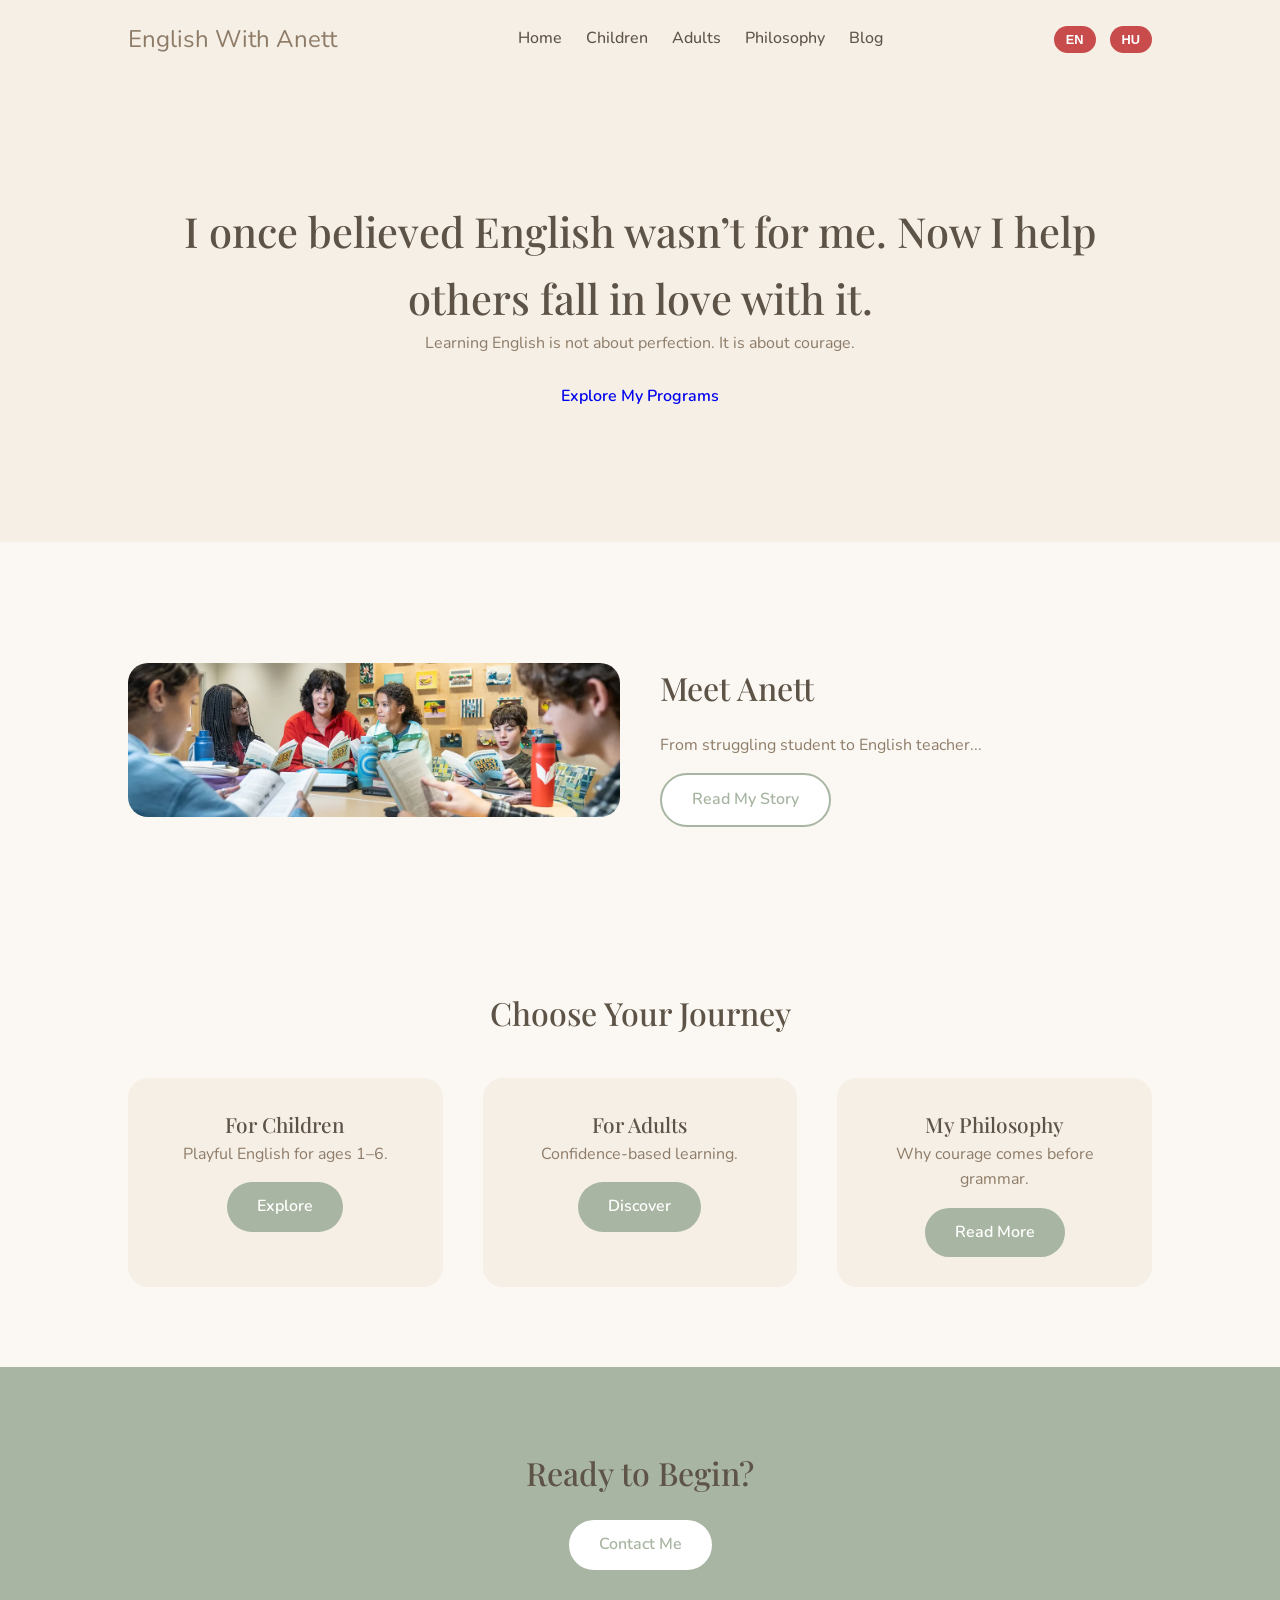
<file: index.html>
<!DOCTYPE html>
<html lang="en">
<head>
<meta charset="UTF-8">
<meta name="viewport" content="width=device-width, initial-scale=1.0">
<title>English With Anett</title>

<link href="https://fonts.googleapis.com/css2?family=Playfair+Display:wght@500&family=Nunito:wght@300;400;600&display=swap" rel="stylesheet">

<link rel="stylesheet" href="assets/css/style.css">
</head>

<body>

<header>
<div class="logo">English With Anett</div>

    <nav>
        <a href="index.html"
           data-en="Home"
           data-hu="Főoldal">Home</a>

        <a href="children.html"
           data-en="Children"
           data-hu="Gyermekek">Children</a>

        <a href="adults.html"
           data-en="Adults"
           data-hu="Felnőttek">Adults</a>

        <a href="philosophy.html"
           data-en="Philosophy"
           data-hu="Filozófia">Philosophy</a>

        <a href="blog.html"
           data-en="Blog"
           data-hu="Blog">Blog</a>
       
    </nav>

    <div class="lang-toggle">
        <button onclick="setLang('en')">EN</button>
        <button onclick="setLang('hu')">HU</button>
    </div>
</header>

<section class="hero">
<div>
<h1 data-en="I once believed English wasn’t for me. Now I help others fall in love with it."
    data-hu="Egykor azt hittem, az angol nem nekem való. Ma már másokat segítek beleszeretni.">
I once believed English wasn’t for me. Now I help others fall in love with it.
</h1>

<p data-en="Learning English is not about perfection. It is about courage."
   data-hu="Az angol tanulás nem a tökéletességről szól. Hanem a bátorságról.">
Learning English is not about perfection. It is about courage.
</p>

<a href="children.html" class="button"
   data-en="Explore My Programs"
   data-hu="Programjaim megismerése">
Explore My Programs
</a>
</div>
</section>

<section class="section fade-in">
    <div class="grid grid-2">

        <div>
            <img src="assets/images/anett.jpg" alt="Anett teaching"
                 class="home-image">
        </div>

        <div>
            <h2 data-en="Meet Anett"
                data-hu="Ismerj meg engem">
                Meet Anett
            </h2>

            <p data-en="From struggling student to English teacher..."
               data-hu="Küzdelmes diáktól angoltanárig...">
               From struggling student to English teacher...
            </p>

            <a href="about.html" class="button secondary"
				data-en="Read My Story"
				data-hu="Történetem">
				Read My Story
				</a>
        </div>

    </div>
</section>

<section class="section center fade-in">

    <h2 data-en="Choose Your Journey"
        data-hu="Válaszd ki az utad">
        Choose Your Journey
    </h2>

    <div class="grid grid-3">

        <div class="card">
            <h3 data-en="For Children"
                data-hu="Gyermekeknek">
                For Children
            </h3>

            <p data-en="Playful English for ages 1–6."
               data-hu="Játékos angol 1–6 éveseknek.">
               Playful English for ages 1–6.
            </p>

            <a href="children.html" class="button primary"
               data-en="Explore"
               data-hu="Megnézem">
               Explore
            </a>
        </div>

        <div class="card">
            <h3 data-en="For Adults"
                data-hu="Felnőtteknek">
                For Adults
            </h3>

            <p data-en="Confidence-based learning."
               data-hu="Önbizalomra épülő tanulás.">
               Confidence-based learning.
            </p>

            <a href="adults.html" class="button primary"
               data-en="Discover"
               data-hu="Felfedezem">
               Discover
            </a>
        </div>

        <div class="card">
            <h3 data-en="My Philosophy"
                data-hu="Tanítási szemléletem">
                My Philosophy
            </h3>

            <p data-en="Why courage comes before grammar."
               data-hu="Miért fontosabb a bátorság a nyelvtannál.">
               Why courage comes before grammar.
            </p>

            <a href="philosophy.html" class="button primary"
               data-en="Read More"
               data-hu="Tovább olvasom">
               Read More
            </a>
        </div>

    </div>
</section>
<section class="cta fade-in">
    <h2 data-en="Ready to Begin?"
        data-hu="Készen állsz?">
        Ready to Begin?
    </h2>

    <a href="contact.html" class="button secondary"
       data-en="Contact Me"
       data-hu="Kapcsolat">
       Contact Me
    </a>
</section>
<script>
function setLang(lang) {
    document.querySelectorAll('[data-en]').forEach(el => {
        el.textContent = el.getAttribute('data-' + lang);
    });
}
</script>
<script src="assets/js/main.js"></script>
</body>
</html>
</file>
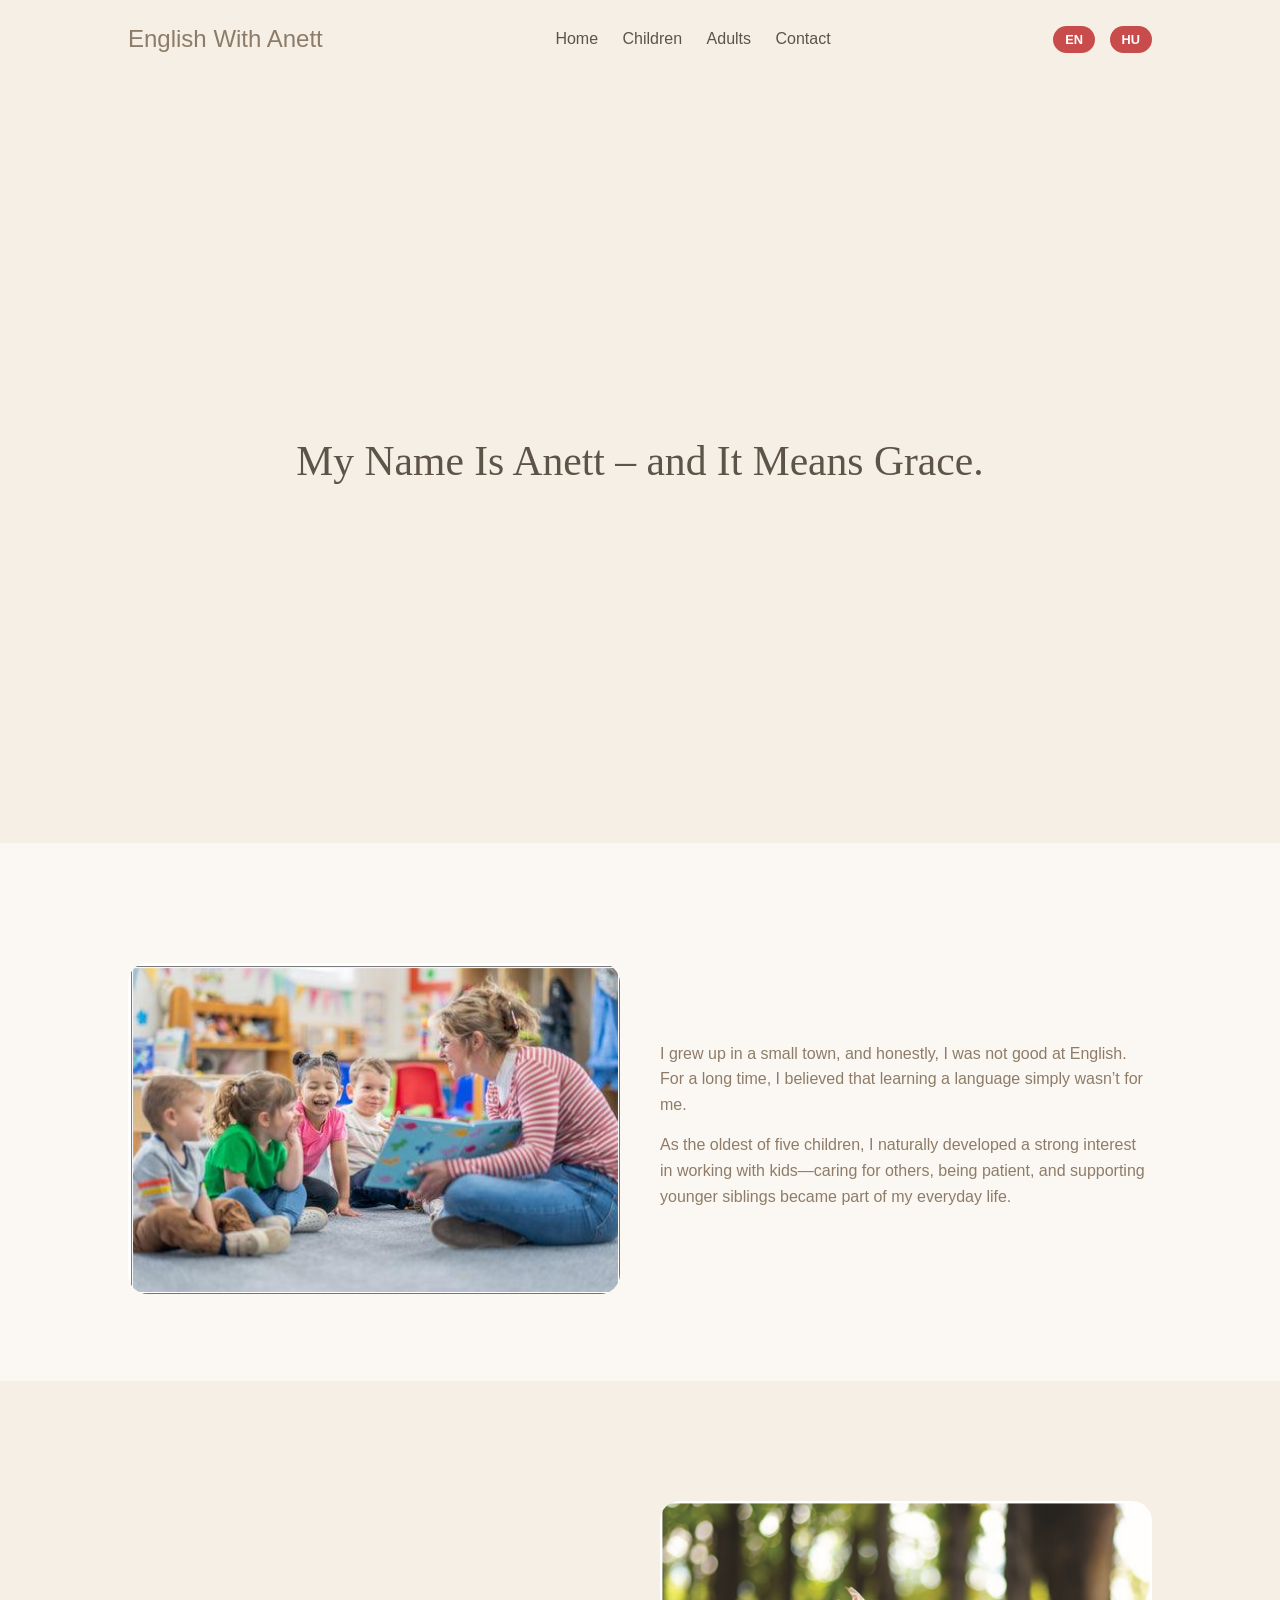
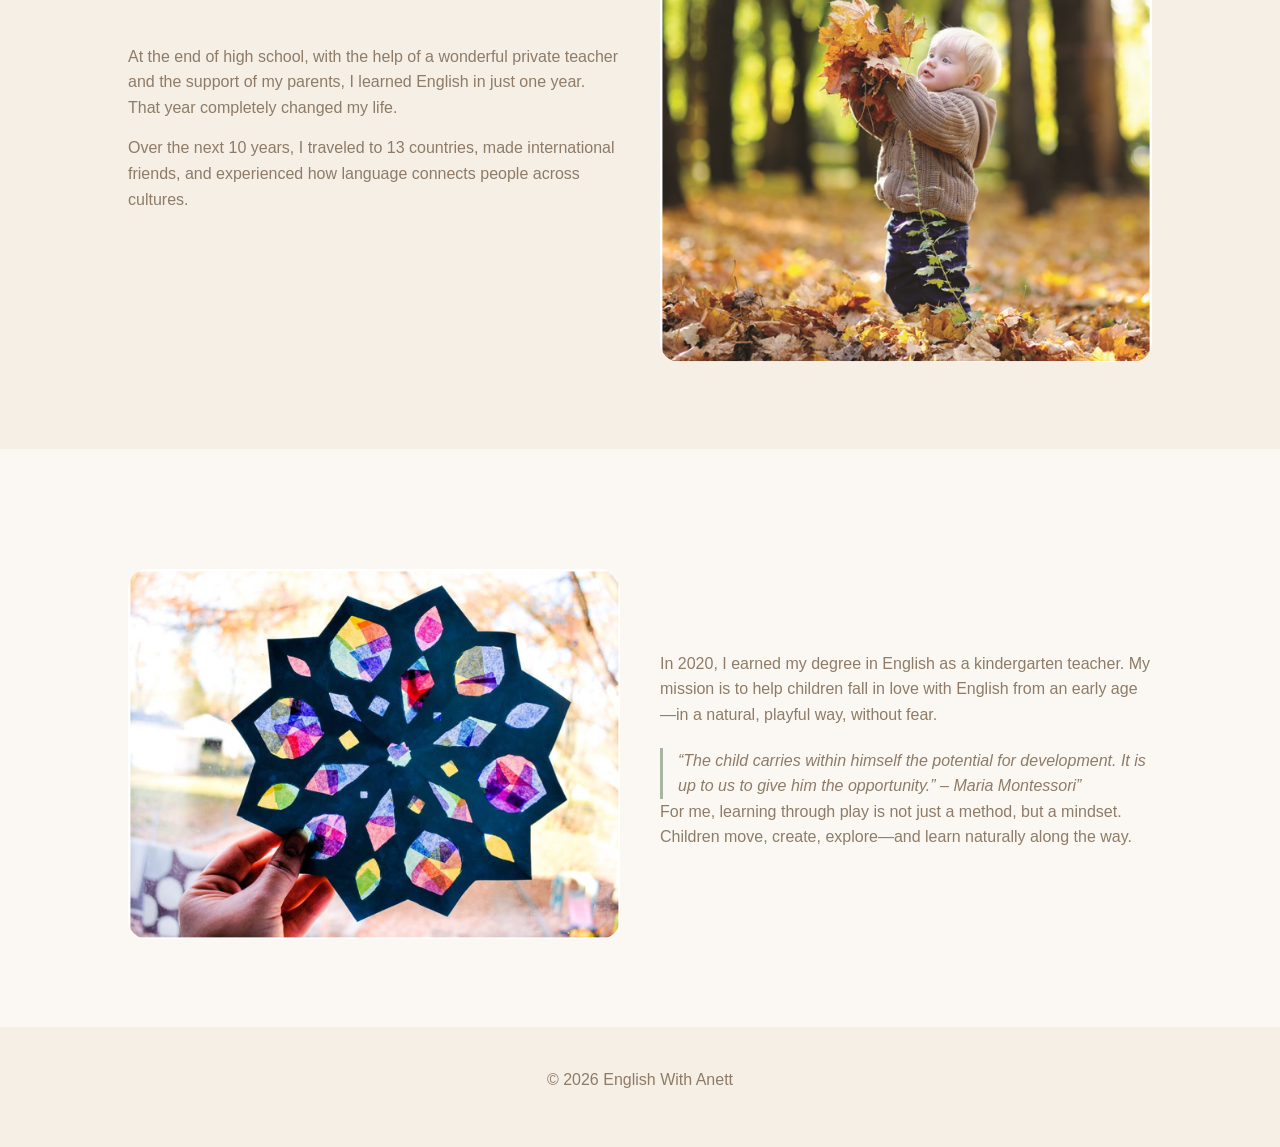
<file: about.html>
<!DOCTYPE html>
<html lang="en">
<head>
<meta charset="UTF-8">
<meta name="viewport" content="width=device-width, initial-scale=1.0">
<title>My Story | English With Anett</title>

<link rel="stylesheet" href="assets/css/style.css">


</head>
<body>

<header>
    <div class="logo">English With Anett</div>

    <nav>
        <a href="index.html" data-en="Home" data-hu="Főoldal">Home</a>
        <a href="children.html" data-en="Children" data-hu="Gyermekek">Children</a>
        <a href="adults.html" data-en="Adults" data-hu="Felnőttek">Adults</a>
        <a href="contact.html" data-en="Contact" data-hu="Kapcsolat">Contact</a>
    </nav>

    <div class="lang-toggle">
        <button onclick="setLang('en')">EN</button>
        <button onclick="setLang('hu')">HU</button>
    </div>
</header>

<!-- HERO -->

<section class="hero large">
    <div>
        <h1 data-en="My Name Is Anett – and It Means Grace."
            data-hu="Anett vagyok – és a nevem jelentése: Kegyelem.">
            My Name Is Anett – and It Means Grace.
        </h1>
    </div>
</section>

<!-- SECTION 1 -->

<section class="section fade-in">
    <div class="grid grid-2">

        <div>
            <img src="assets/images/an.png"
                 alt="Anett childhood"
                 class="home-image">
        </div>

        <div>
            <p data-en="I grew up in a small town, and honestly, I was not good at English. For a long time, I believed that learning a language simply wasn’t for me."
               data-hu="Egy kisvárosban nőttem fel, és őszintén szólva nem voltam jó angolból. Sokáig azt hittem, hogy a nyelvtanulás egyszerűen nem nekem való.">
               I grew up in a small town, and honestly, I was not good at English. For a long time, I believed that learning a language simply wasn’t for me.
            </p>

            <p data-en="As the oldest of five children, I naturally developed a strong interest in working with kids—caring for others, being patient, and supporting younger siblings became part of my everyday life."
               data-hu="Öt gyermek közül a legidősebbként természetesen alakult ki bennem a gyermekek iránti szeretet. A gondoskodás, türelem és a kisebb testvérek támogatása a mindennapjaim része volt.">
               As the oldest of five children, I naturally developed a strong interest in working with kids—caring for others, being patient, and supporting younger siblings became part of my everyday life.
            </p>
        </div>

    </div>
</section>

<!-- SECTION 2 -->

<section class="section beige-bg fade-in">
    <div class="grid grid-2">

        <div>
            <p data-en="At the end of high school, with the help of a wonderful private teacher and the support of my parents, I learned English in just one year. That year completely changed my life."
               data-hu="A középiskola végén egy csodálatos magántanár és a szüleim támogatásának köszönhetően egy év alatt megtanultam angolul. Ez az év teljesen megváltoztatta az életemet.">
               At the end of high school, with the help of a wonderful private teacher and the support of my parents, I learned English in just one year. That year completely changed my life.
            </p>

            <p data-en="Over the next 10 years, I traveled to 13 countries, made international friends, and experienced how language connects people across cultures."
               data-hu="Az ezt követő 10 évben 13 országba utaztam, nemzetközi barátokat szereztem, és firsthand megtapasztaltam, hogyan köti össze a nyelv az embereket kultúrákon át.">
               Over the next 10 years, I traveled to 13 countries, made international friends, and experienced how language connects people across cultures.
            </p>
        </div>

        <div>
            <img src="assets/images/ba.png"
                 alt="Anett traveling"
                 class="home-image">
        </div>

    </div>
</section>

<!-- SECTION 3 -->

<section class="section fade-in">
    <div class="grid grid-2">

        <div>
            <img src="assets/images/fl.png"
                 alt="Anett teaching"
                 class="home-image">
        </div>

        <div>
            <p data-en="In 2020, I earned my degree in English as a kindergarten teacher. My mission is to help children fall in love with English from an early age—in a natural, playful way, without fear."
               data-hu="2020-ban diplomát szereztem angol nyelvű óvodapedagógusként. Küldetésem, hogy a gyermekek már korán, természetes és játékos módon, félelem nélkül szeressenek bele az angolba.">
               In 2020, I earned my degree in English as a kindergarten teacher. My mission is to help children fall in love with English from an early age—in a natural, playful way, without fear.
            </p>

            <blockquote data-en="“The child carries within himself the potential for development. It is up to us to give him the opportunity.” – Maria Montessori"
                        data-hu="„A gyermek önmagában hordozza a fejlődés lehetőségét. Rajtunk múlik, hogy megadjuk-e neki az alkalmat.” – Maria Montessori">
                “The child carries within himself the potential for development. It is up to us to give him the opportunity.” – Maria Montessori”
            </blockquote>

            <p data-en="For me, learning through play is not just a method, but a mindset. Children move, create, explore—and learn naturally along the way."
               data-hu="Számomra a játékos tanulás nem csupán módszer, hanem szemlélet. A gyermekek mozognak, alkotnak, felfedeznek – és közben természetesen tanulnak.">
               For me, learning through play is not just a method, but a mindset. Children move, create, explore—and learn naturally along the way.
            </p>
        </div>

    </div>
</section>

<footer>
    <p>© 2026 English With Anett</p>
</footer>

<script>
function setLang(lang) {
    document.querySelectorAll('[data-en]').forEach(el => {
        el.textContent = el.getAttribute('data-' + lang);
    });
}
</script>
<script src="assets/js/main.js"></script>
</body>
</html>
</file>
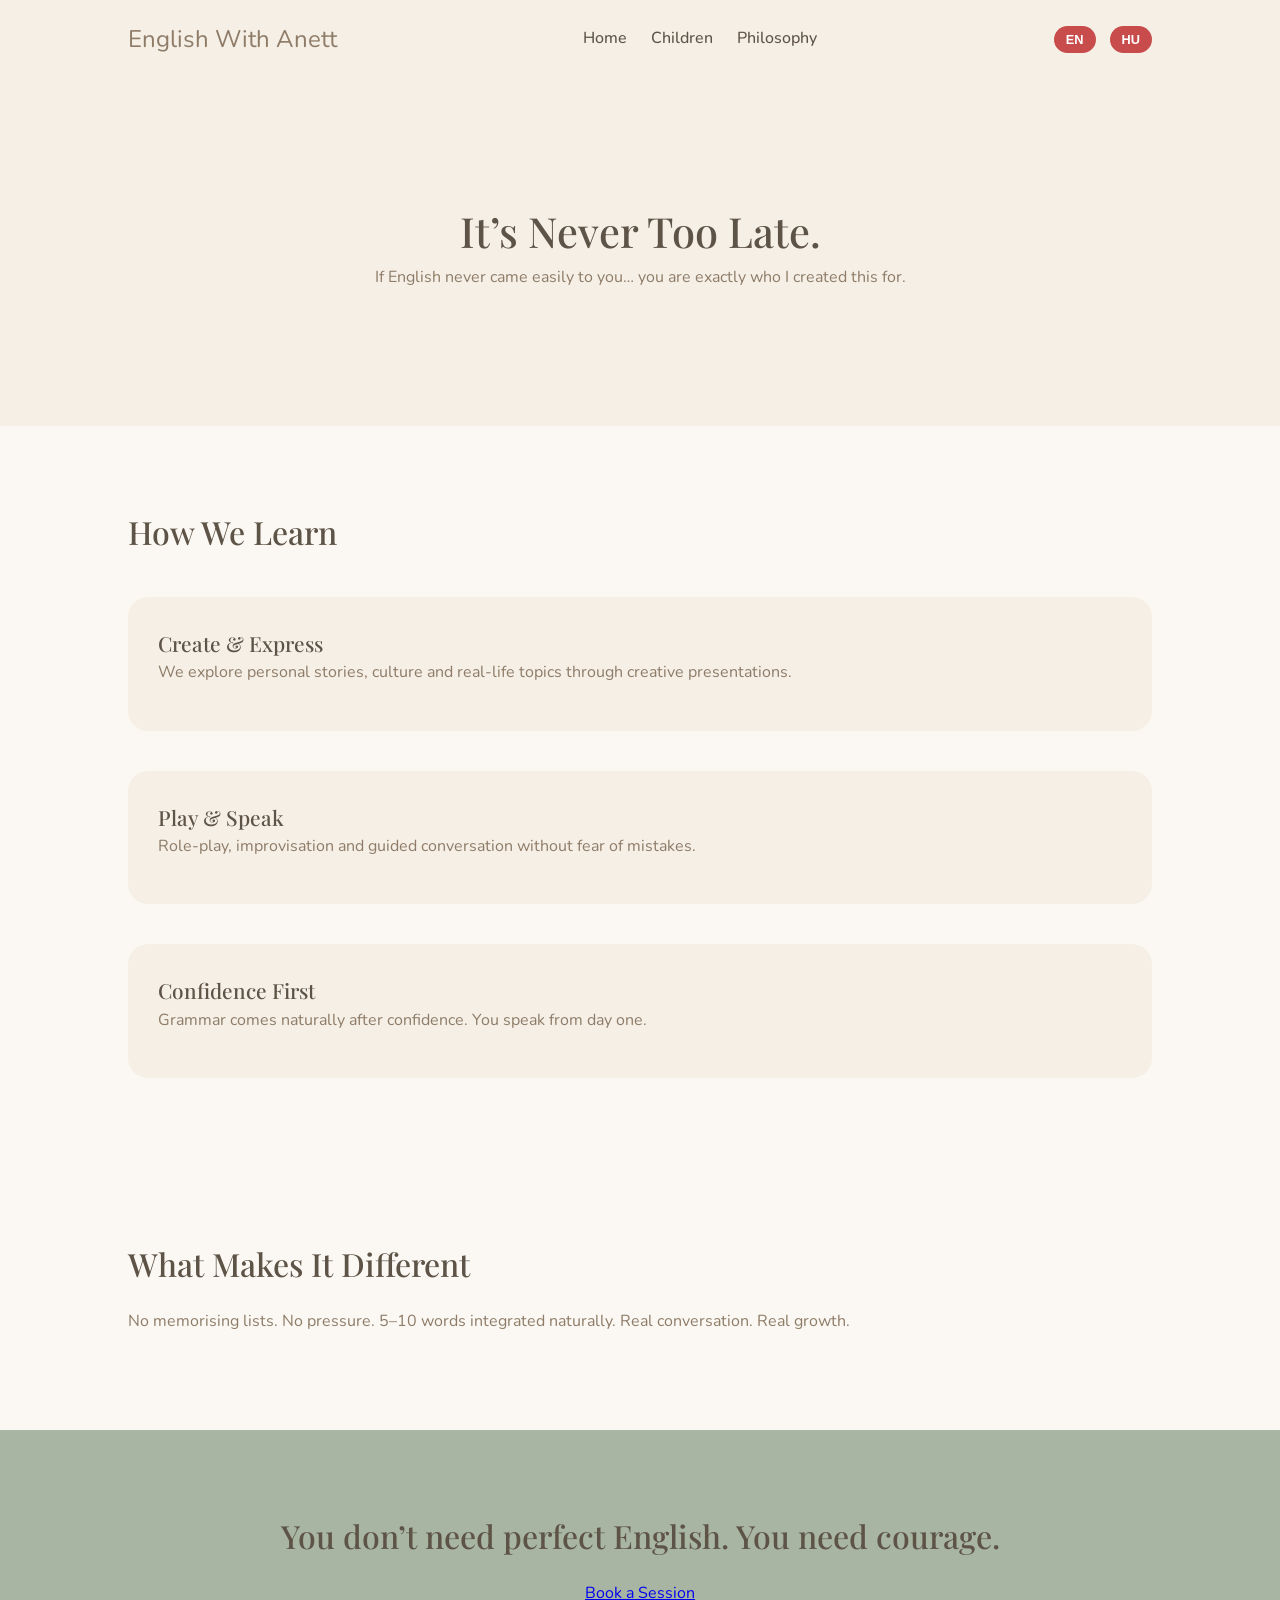
<file: adults.html>
<!DOCTYPE html>
<html lang="en">
<head>
<meta charset="UTF-8">
<meta name="viewport" content="width=device-width, initial-scale=1.0">
<title>Adults | English With Anett</title>

<link href="https://fonts.googleapis.com/css2?family=Playfair+Display:wght@500&family=Nunito:wght@300;400;600&display=swap" rel="stylesheet">

<link rel="stylesheet" href="assets/css/style.css">


</head>

<body>

<header>
<div class="logo">English With Anett</div>


    <nav>
        <a href="index.html"
           data-en="Home"
           data-hu="Főoldal">Home</a>

        <a href="children.html"
           data-en="Children"
           data-hu="Gyermekek">Children</a>
 
        <a href="philosophy.html"
           data-en="Philosophy"
           data-hu="Filozófia">Philosophy</a>

        
    </nav>

<div class="lang-toggle">
<button onclick="setLang('en')">EN</button>
<button onclick="setLang('hu')">HU</button>
</div>
</header>

<section class="hero">
<h1 data-en="It’s Never Too Late."
    data-hu="Soha nem késő.">
It’s Never Too Late.
</h1>

<p data-en="If English never came easily to you… you are exactly who I created this for."
   data-hu="Ha az angol sosem ment könnyen… pontosan neked hoztam létre ezt.">
If English never came easily to you… you are exactly who I created this for.
</p>
</section>

<section class="section">
<h2 data-en="How We Learn"
    data-hu="Hogyan tanulunk">
How We Learn
</h2>

<div class="grid">

<div class="card">
<h3 data-en="Create & Express"
    data-hu="Alkotás és önkifejezés">
Create & Express
</h3>
<p data-en="We explore personal stories, culture and real-life topics through creative presentations."
   data-hu="Személyes történeteken, kultúrán és valós témákon keresztül tanulunk.">
We explore personal stories, culture and real-life topics through creative presentations.
</p>
</div>

<div class="card">
<h3 data-en="Play & Speak"
    data-hu="Játék és beszéd">
Play & Speak
</h3>
<p data-en="Role-play, improvisation and guided conversation without fear of mistakes."
   data-hu="Szerepjáték, improvizáció és vezetett beszélgetés félelem nélkül.">
Role-play, improvisation and guided conversation without fear of mistakes.
</p>
</div>

<div class="card">
<h3 data-en="Confidence First"
    data-hu="Először önbizalom">
Confidence First
</h3>
<p data-en="Grammar comes naturally after confidence. You speak from day one."
   data-hu="A nyelvtan természetesen követi az önbizalmat. Már az első naptól beszélsz.">
Grammar comes naturally after confidence. You speak from day one.
</p>
</div>

</div>
</section>

<section class="section">
<h2 data-en="What Makes It Different"
    data-hu="Mitől más">
What Makes It Different
</h2>

<p data-en="No memorising lists. No pressure. 5–10 words integrated naturally. Real conversation. Real growth."
   data-hu="Nincs szómagolás. Nincs nyomás. 5–10 szó természetes beépítése. Valódi beszélgetés. Valódi fejlődés.">
No memorising lists. No pressure. 5–10 words integrated naturally. Real conversation. Real growth.
</p>
</section>

<section class="cta">
<h2 data-en="You don’t need perfect English. You need courage."
    data-hu="Nem tökéletes angolra van szükséged. Hanem bátorságra.">
You don’t need perfect English. You need courage.
</h2>

<a href="contact.html"
   data-en="Book a Session"
   data-hu="Időpont foglalás">
Book a Session
</a>
</section>

<script>
function setLang(lang) {
    document.querySelectorAll('[data-en]').forEach(el => {
        el.textContent = el.getAttribute('data-' + lang);
    });
}
</script>
<script src="assets/js/main.js"></script>
</body>
</html>
</file>
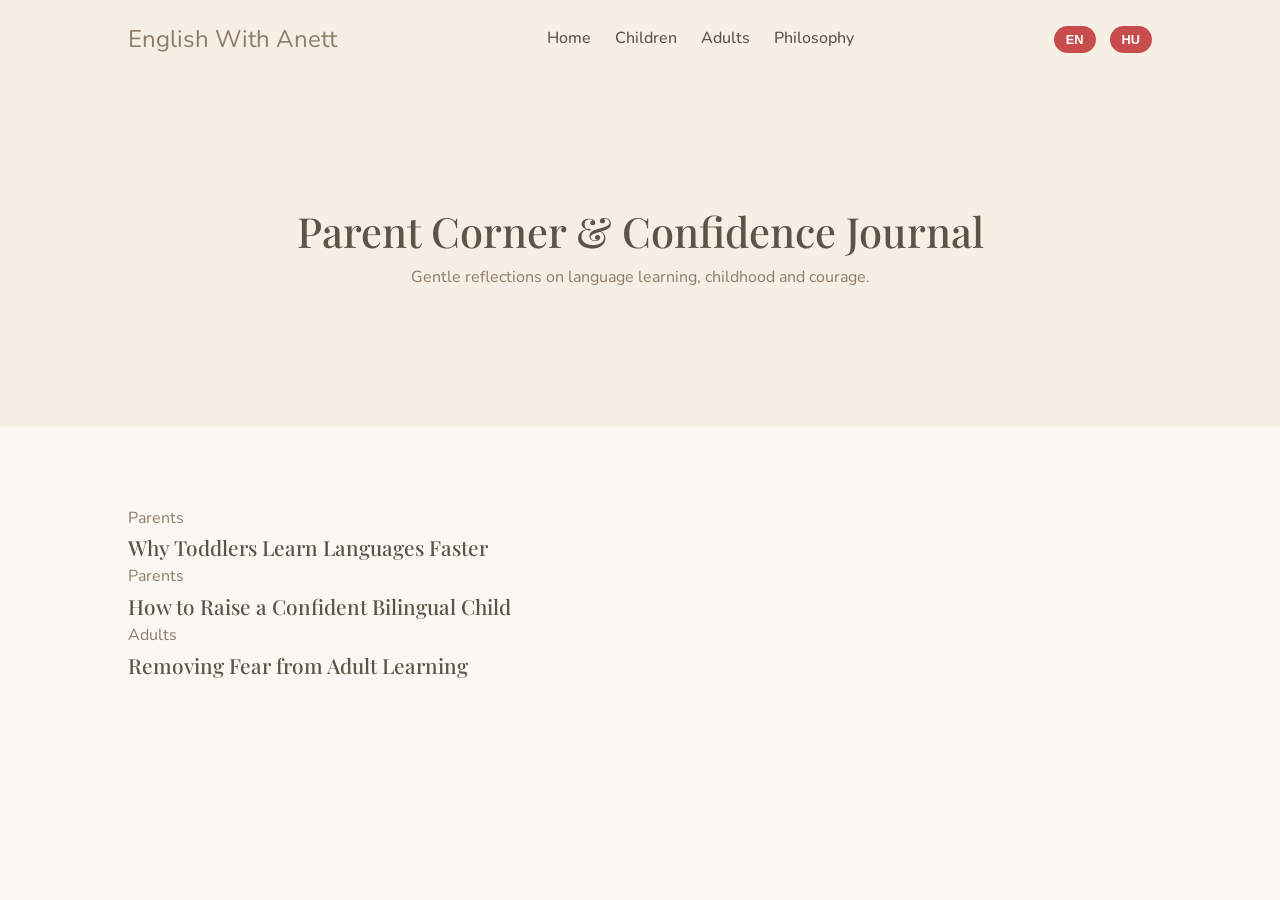
<file: blog.html>
<!DOCTYPE html>
<html lang="en">
<head>
<meta charset="UTF-8">
<meta name="viewport" content="width=device-width, initial-scale=1.0">
<title>Blog | English With Anett</title>

<link href="https://fonts.googleapis.com/css2?family=Playfair+Display:wght@500;600&family=Nunito:wght@300;400;600&display=swap" rel="stylesheet">

<link rel="stylesheet" href="assets/css/style.css">
</head>

<body>

<header>
<div class="logo">English With Anett</div>

	<nav>
        <a href="index.html"
           data-en="Home"
           data-hu="Főoldal">Home</a>

        <a href="children.html"
           data-en="Children"
           data-hu="Gyermekek">Children</a>

        <a href="adults.html"
           data-en="Adults"
           data-hu="Felnőttek">Adults</a>

        <a href="philosophy.html"
           data-en="Philosophy"
           data-hu="Filozófia">Philosophy</a>

       
    </nav>
	
<div class="lang-toggle">
<button onclick="setLang('en')">EN</button>
<button onclick="setLang('hu')">HU</button>
</div>
</header>

<section class="hero">
<h1 data-en="Parent Corner & Confidence Journal"
    data-hu="Szülői sarok & Önbizalom napló">
Parent Corner & Confidence Journal
</h1>

<p data-en="Gentle reflections on language learning, childhood and courage."
   data-hu="Gondolatok a nyelvtanulásról, gyermekkorról és bátorságról.">
Gentle reflections on language learning, childhood and courage.
</p>
</section>

<section class="section">

<div class="blog-grid">

<div class="blog-card" onclick="toggleArticle(this)">
<div class="category">Parents</div>
<h3 data-en="Why Toddlers Learn Languages Faster"
    data-hu="Miért tanulnak gyorsabban a kisgyermekek nyelvet?">
Why Toddlers Learn Languages Faster
</h3>
<div class="blog-content"
data-en="Between ages 1–6, the brain is highly flexible. Children absorb sound patterns naturally through repetition, rhythm and emotional safety."
data-hu="1–6 éves korban az agy rendkívül rugalmas. A gyermekek természetesen szívják magukba a hangmintákat ismétlésen, ritmuson és érzelmi biztonságon keresztül.">
Between ages 1–6, the brain is highly flexible...
</div>
</div>

<div class="blog-card" onclick="toggleArticle(this)">
<div class="category">Parents</div>
<h3 data-en="How to Raise a Confident Bilingual Child"
    data-hu="Hogyan neveljünk magabiztos kétnyelvű gyermeket?">
How to Raise a Confident Bilingual Child
</h3>
<div class="blog-content"
data-en="Confidence grows when language is playful and pressure-free. Speak, sing, repeat — and celebrate small progress."
data-hu="Az önbizalom akkor fejlődik, ha a nyelv játékos és nyomásmentes. Beszéljünk, énekeljünk, ismételjünk — és ünnepeljük a kis lépéseket.">
Confidence grows when language is playful...
</div>
</div>

<div class="blog-card" onclick="toggleArticle(this)">
<div class="category">Adults</div>
<h3 data-en="Removing Fear from Adult Learning"
    data-hu="A félelem oldása a felnőtt nyelvtanulásban">
Removing Fear from Adult Learning
</h3>
<div class="blog-content"
data-en="Adults often carry fear from school experiences. True progress begins when mistakes become safe."
data-hu="A felnőttek gyakran iskolai élményekből hozott félelmet hordoznak. A valódi fejlődés akkor kezdődik, amikor a hibák biztonságossá válnak.">
Adults often carry fear from school experiences...
</div>
</div>

</div>
</section>

<script>
function setLang(lang) {
    document.querySelectorAll('[data-en]').forEach(el => {
        if(el.classList.contains('blog-content')) {
            el.innerText = el.getAttribute('data-' + lang);
        } else {
            el.textContent = el.getAttribute('data-' + lang);
        }
    });
}

function toggleArticle(card) {
    const content = card.querySelector('.blog-content');
    content.style.display = content.style.display === "block" ? "none" : "block";
}
</script>
<script src="assets/js/main.js"></script>
</body>
</html>
</file>
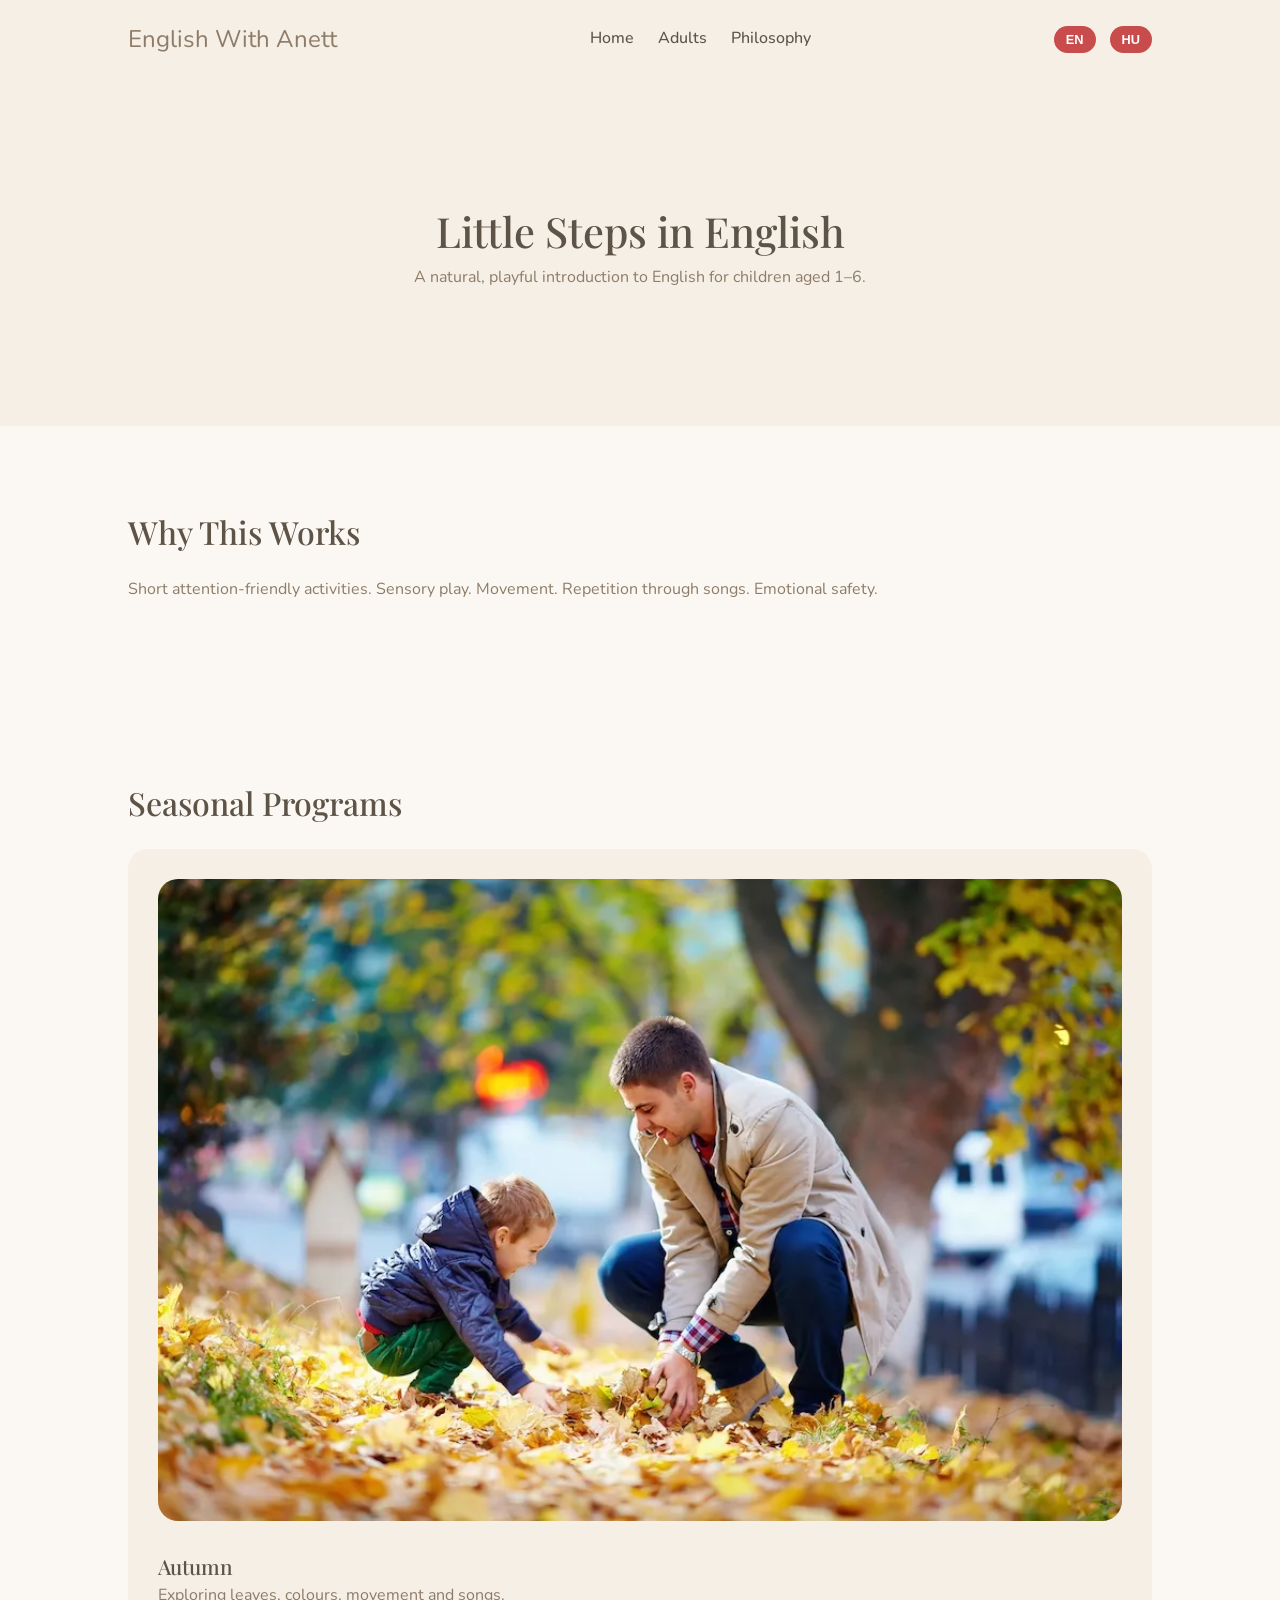
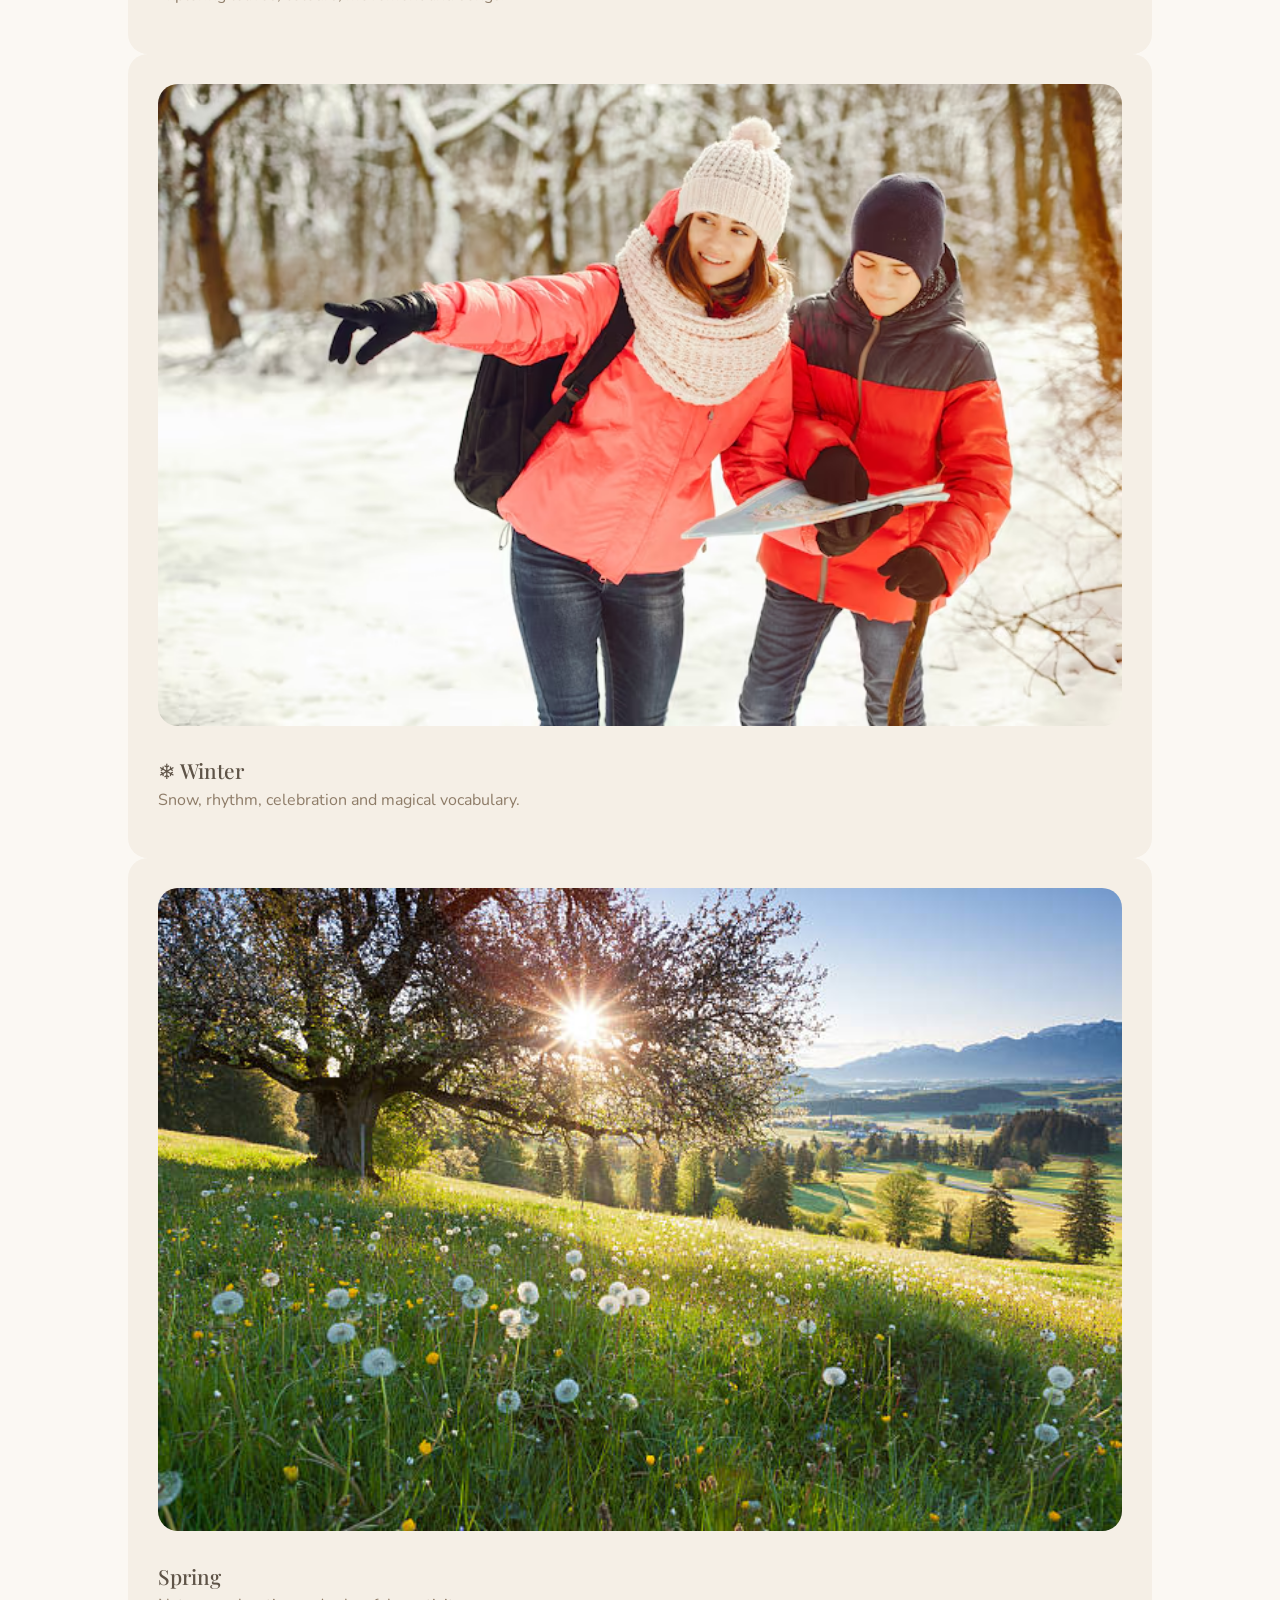
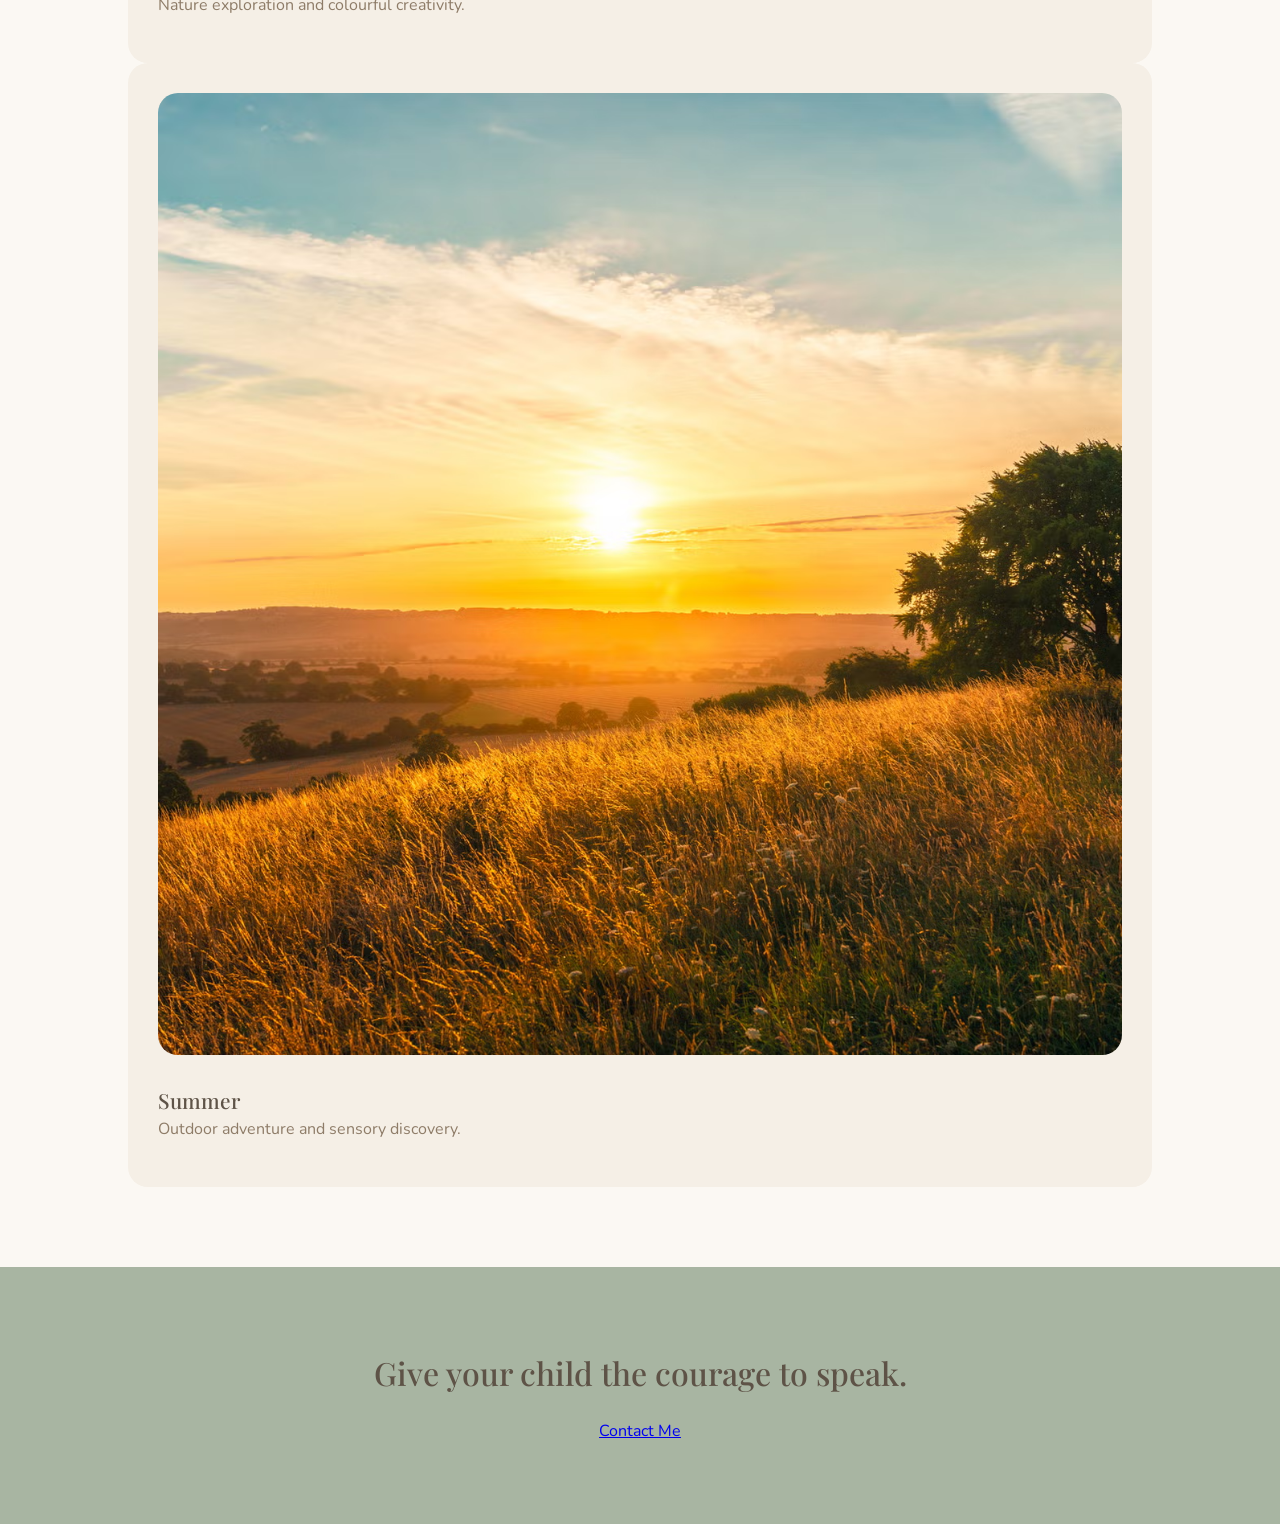
<file: children.html>
<!DOCTYPE html>
<html lang="en">
<head>
<meta charset="UTF-8">
<meta name="viewport" content="width=device-width, initial-scale=1.0">
<title>Children | English With Anett</title>

<link href="https://fonts.googleapis.com/css2?family=Playfair+Display:wght@500&family=Nunito:wght@300;400;600&display=swap" rel="stylesheet">

<link rel="stylesheet" href="assets/css/style.css">
</head>

<body>

<header>
<div class="logo">English With Anett</div>


     <nav>
        <a href="index.html"
           data-en="Home"
           data-hu="Főoldal">Home</a>

        <a href="adults.html"
           data-en="Adults"
           data-hu="Felnőttek">Adults</a>

        <a href="philosophy.html"
           data-en="Philosophy"
           data-hu="Filozófia">Philosophy</a>

        
    </nav>

<div class="lang-toggle">
<button onclick="setLang('en')">EN</button>
<button onclick="setLang('hu')">HU</button>
</div>
</header>

<section class="hero">
<h1 data-en="Little Steps in English"
    data-hu="Apró lépések angolul">
Little Steps in English
</h1>

<p data-en="A natural, playful introduction to English for children aged 1–6."
   data-hu="Természetes, játékos angol bevezetés 1–6 éves gyermekeknek.">
A natural, playful introduction to English for children aged 1–6.
</p>
</section>

<section class="section">
<h2 data-en="Why This Works"
    data-hu="Miért működik">
Why This Works
</h2>

<p data-en="Short attention-friendly activities. Sensory play. Movement. Repetition through songs. Emotional safety."
   data-hu="Rövid figyelemhez igazított tevékenységek. Érzékszervi játék. Mozgás. Dalos ismétlés. Érzelmi biztonság.">
Short attention-friendly activities. Sensory play. Movement. Repetition through songs. Emotional safety.
</p>
</section>

<section class="section">
<h2 data-en="Seasonal Programs"
    data-hu="Évszakos programok">
Seasonal Programs
</h2>

<div class="cards">

<div class="card">
<img src="assets/images/autumn.webp" alt="Autumn Program">
<h3> Autumn</h3>
<p data-en="Exploring leaves, colours, movement and songs."
   data-hu="Levelek, színek, mozgás és dalok felfedezése.">
Exploring leaves, colours, movement and songs.
</p>
</div>

<div class="card">
<img src="assets/images/winter.avif" alt="Winter Program">
<h3>❄ Winter</h3>
<p data-en="Snow, rhythm, celebration and magical vocabulary."
   data-hu="Hó, ritmus, ünnepi élmények és varázslatos szókincs.">
Snow, rhythm, celebration and magical vocabulary.
</p>
</div>

<div class="card">
<img src="assets/images/spring.jpg" alt="Spring Program">
<h3> Spring</h3>
<p data-en="Nature exploration and colourful creativity."
   data-hu="Természet felfedezése és színes alkotás.">
Nature exploration and colourful creativity.
</p>
</div>

<div class="card">
<img src="assets/images/summer.avif" alt="Summer Program">
<h3> Summer</h3>
<p data-en="Outdoor adventure and sensory discovery."
   data-hu="Szabadtéri kaland és érzékszervi felfedezés.">
Outdoor adventure and sensory discovery.
</p>
</div>

</div>
</section>

<section class="cta">
<h2 data-en="Give your child the courage to speak."
    data-hu="Adjunk bátorságot a beszédhez.">
Give your child the courage to speak.
</h2>

<a href="contact.html"
   data-en="Contact Me"
   data-hu="Kapcsolat">
Contact Me
</a>
</section>

<script>
function setLang(lang) {
    document.querySelectorAll('[data-en]').forEach(el => {
        el.textContent = el.getAttribute('data-' + lang);
    });
}
</script>
<script src="assets/js/main.js"></script>
</body>
</html>
</file>
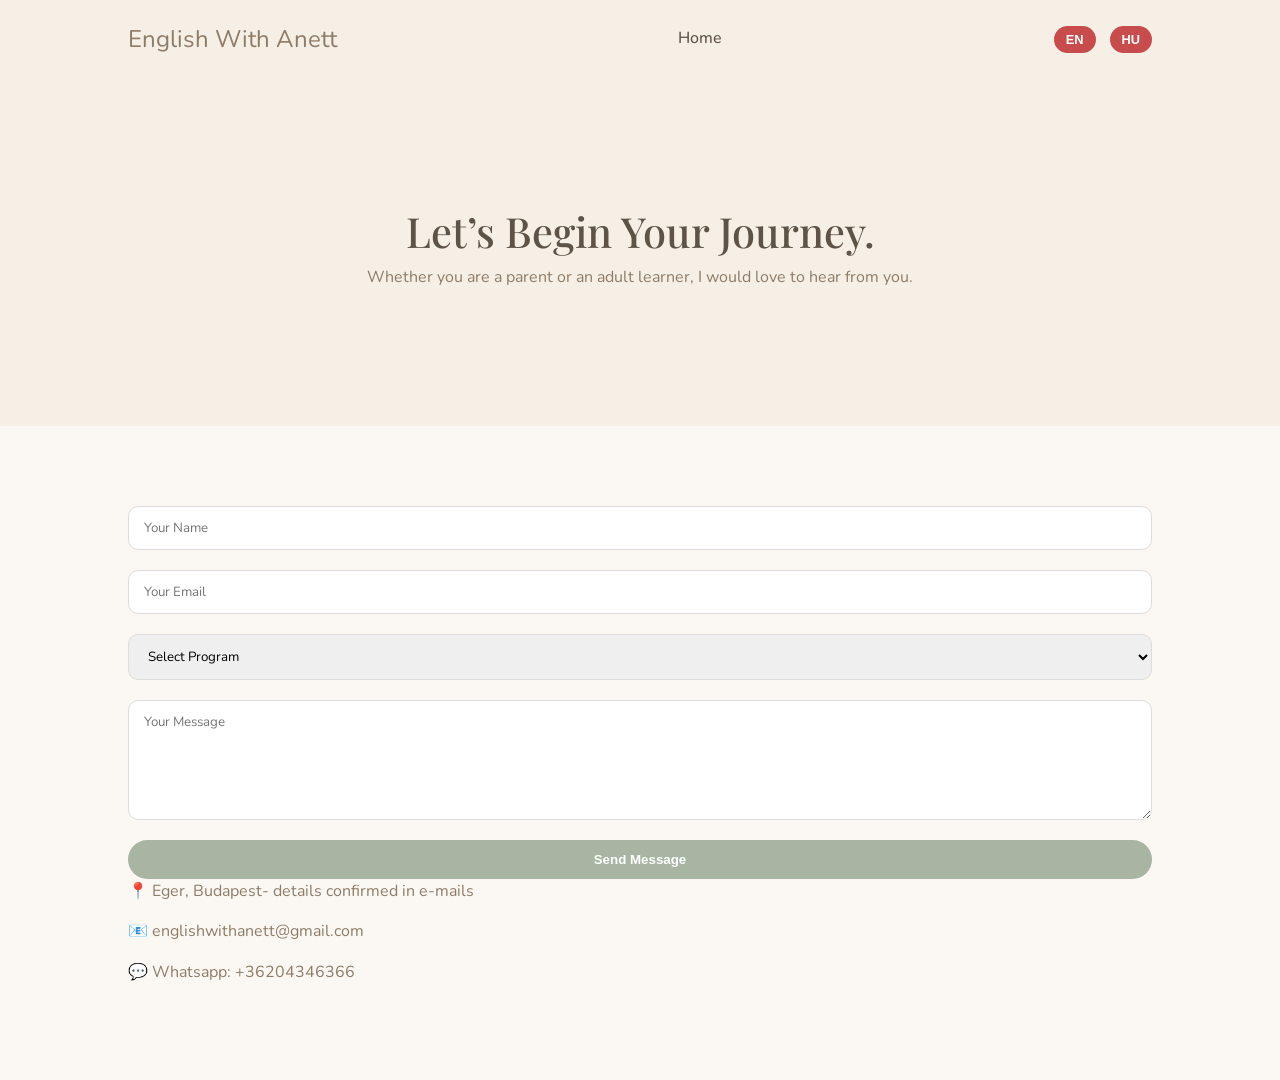
<file: contact.html>
<!DOCTYPE html>
<html lang="en">
<head>
<meta charset="UTF-8">
<meta name="viewport" content="width=device-width, initial-scale=1.0">
<title>Contact | English With Anett</title>

<link href="https://fonts.googleapis.com/css2?family=Playfair+Display:wght@500;600&family=Nunito:wght@300;400;600&display=swap" rel="stylesheet">

<link rel="stylesheet" href="assets/css/style.css">
</head>

<body>

<header>
<div class="logo">English With Anett</div>

	<nav>
        <a href="index.html"
           data-en="Home"
           data-hu="Főoldal">Home</a>

    </nav>
<div class="lang-toggle">
<button onclick="setLang('en')">EN</button>
<button onclick="setLang('hu')">HU</button>
</div>
</header>

<section class="hero">
<h1 data-en="Let’s Begin Your Journey."
    data-hu="Kezdjük el az utazást.">
Let’s Begin Your Journey.
</h1>

<p data-en="Whether you are a parent or an adult learner, I would love to hear from you."
   data-hu="Legyen szó szülőről vagy felnőtt tanulóról, örömmel várom a jelentkezésed.">
Whether you are a parent or an adult learner, I would love to hear from you.
</p>
</section>

<section class="section">

<form action="#" method="POST">

<input type="text" name="name" placeholder="Your Name" required
data-en="Your Name"
data-hu="Név">

<input type="email" name="email" placeholder="Your Email" required
data-en="Your Email"
data-hu="Email cím">

<select name="program"
data-en="Select Program"
data-hu="Válassz programot">
<option value="">Select Program</option>
<option>Children (1–6)</option>
<option>Adults</option>
</select>

<textarea name="message" placeholder="Your Message"
data-en="Your Message"
data-hu="Üzenet"></textarea>

<button type="submit"
data-en="Send Message"
data-hu="Üzenet küldése">
Send Message
</button>

</form>

<div class="contact-info">
<p>📍  Eger, Budapest- details confirmed in e-mails</p>
<p>📧 englishwithanett@gmail.com</p>
<p>💬 Whatsapp: +36204346366
</div>

</section>

<script>
function setLang(lang) {
    document.querySelectorAll('[data-en]').forEach(el => {
        if(el.tagName === "INPUT" || el.tagName === "TEXTAREA") {
            el.placeholder = el.getAttribute('data-' + lang);
        } else if(el.tagName === "SELECT") {
            el.options[0].text = el.getAttribute('data-' + lang);
        } else {
            el.textContent = el.getAttribute('data-' + lang);
        }
    });
}
</script>
<script src="assets/js/main.js"></script>
</body>

</html>
</file>
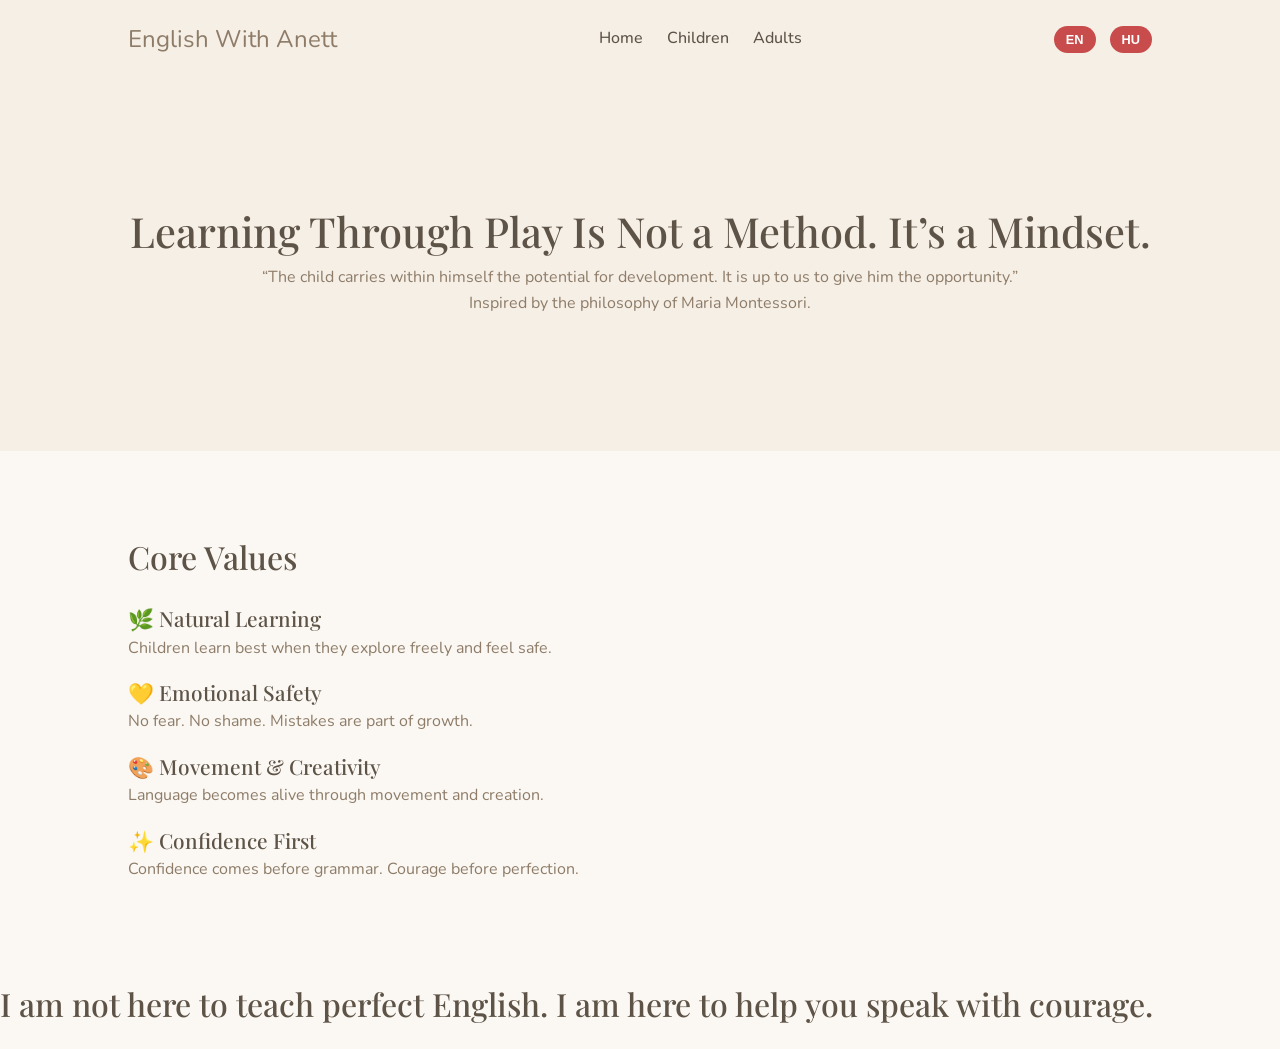
<file: philosophy.html>
<!DOCTYPE html>
<html lang="en">
<head>
<meta charset="UTF-8">
<meta name="viewport" content="width=device-width, initial-scale=1.0">
<title>Philosophy | English With Anett</title>

<link href="https://fonts.googleapis.com/css2?family=Playfair+Display:wght@500;600&family=Nunito:wght@300;400;600&display=swap" rel="stylesheet">

<link rel="stylesheet" href="assets/css/style.css">
</head>

<body>

<header>
<div class="logo">English With Anett</div>

 <nav>
        <a href="index.html"
           data-en="Home"
           data-hu="Főoldal">Home</a>

        <a href="children.html"
           data-en="Children"
           data-hu="Gyermekek">Children</a>

        <a href="adults.html"
           data-en="Adults"
           data-hu="Felnőttek">Adults</a>
 
    </nav>
<div class="lang-toggle">
<button onclick="setLang('en')">EN</button>
<button onclick="setLang('hu')">HU</button>
</div>
</header>

<section class="hero">
<h1 data-en="Learning Through Play Is Not a Method. It’s a Mindset."
    data-hu="A játékon keresztüli tanulás nem módszer. Hanem szemlélet.">
Learning Through Play Is Not a Method. It’s a Mindset.
</h1>

<div class="quote"
data-en="The child carries within himself the potential for development. It is up to us to give him the opportunity."
data-hu="A gyermek magában hordozza a fejlődés lehetőségét. A mi feladatunk, hogy megadjuk számára az alkalmat.">
“The child carries within himself the potential for development. It is up to us to give him the opportunity.”
</div>

<p data-en="Inspired by the philosophy of Maria Montessori."
   data-hu="Maria Montessori szemlélete inspirál.">
Inspired by the philosophy of Maria Montessori.
</p>
</section>

<section class="section">
<h2 data-en="Core Values"
    data-hu="Alapértékek">
Core Values
</h2>

<div class="values">

<div class="value-card">
<h3 data-en="🌿 Natural Learning"
    data-hu="🌿 Természetes tanulás">
🌿 Natural Learning
</h3>
<p data-en="Children learn best when they explore freely and feel safe."
   data-hu="A gyermekek akkor tanulnak a legjobban, ha szabadon felfedezhetnek és biztonságban érzik magukat.">
Children learn best when they explore freely and feel safe.
</p>
</div>

<div class="value-card">
<h3 data-en="💛 Emotional Safety"
    data-hu="💛 Érzelmi biztonság">
💛 Emotional Safety
</h3>
<p data-en="No fear. No shame. Mistakes are part of growth."
   data-hu="Nincs félelem. Nincs szégyen. A hibák a fejlődés részei.">
No fear. No shame. Mistakes are part of growth.
</p>
</div>

<div class="value-card">
<h3 data-en="🎨 Movement & Creativity"
    data-hu="🎨 Mozgás és kreativitás">
🎨 Movement & Creativity
</h3>
<p data-en="Language becomes alive through movement and creation."
   data-hu="A nyelv mozgáson és alkotáson keresztül válik élővé.">
Language becomes alive through movement and creation.
</p>
</div>

<div class="value-card">
<h3 data-en="✨ Confidence First"
    data-hu="✨ Először önbizalom">
✨ Confidence First
</h3>
<p data-en="Confidence comes before grammar. Courage before perfection."
   data-hu="Az önbizalom megelőzi a nyelvtant. A bátorság a tökéletességet.">
Confidence comes before grammar. Courage before perfection.
</p>
</div>

</div>
</section>

<section class="closing">
<h2 data-en="I am not here to teach perfect English. I am here to help you speak with courage."
    data-hu="Nem azért vagyok itt, hogy tökéletes angolt tanítsak. Hanem hogy bátorsággal beszélj.">
I am not here to teach perfect English. I am here to help you speak with courage.
</h2>
</section>

<script>
function setLang(lang) {
    document.querySelectorAll('[data-en]').forEach(el => {
        el.textContent = el.getAttribute('data-' + lang);
    });
}
</script>
<script src="assets/js/main.js"></script>
</body>
</html>
</file>
<file: assets/css/style.css>
/* =========================
   ROOT VARIABLES
========================= */

:root {
    --beige: #F5EFE6;
    --sage: #A8B5A2;
    --brown: #8E7C68;
    --white: #FBF8F3;
    --accent: #C67B5C;
    --dark: #5E5347;
}

/* =========================
   GLOBAL RESET
========================= */

* {
    margin: 0;
    padding: 0;
    box-sizing: border-box;
}

body {
    font-family: 'Nunito', sans-serif;
    background: var(--white);
    color: var(--brown);
    line-height: 1.6;
}

/* =========================
   TYPOGRAPHY
========================= */

h1, h2, h3 {
    font-family: 'Playfair Display', serif;
    font-weight: 500;
    color: var(--dark);
}

h1 {
    font-size: 2.6rem;
}

h2 {
    font-size: 2rem;
    margin-bottom: 20px;
}

h3 {
    font-size: 1.3rem;
}

p {
    font-size: 1rem;
    margin-bottom: 15px;
}

/* =========================
   HEADER
========================= */

header {
    display: flex;
    justify-content: space-between;
    align-items: center;
    padding: 20px 10%;
    background: var(--beige);
    position: sticky;
    top: 0;
    z-index: 1000;
}

.logo {
    font-size: 1.5rem;
}

nav a {
    text-decoration: none;
    color: var(--dark);
    margin-left: 20px;
    font-weight: 500;
    transition: 0.3s;
}

nav a:hover {
    color: var(--accent);
}

/* =========================
   LANGUAGE TOGGLE
========================= */

.lang-toggle button {
    background: none;
    border: none;
    cursor: pointer;
    font-weight: 600;
    margin-left: 10px;
}

/* =========================
   HERO SECTIONS
========================= */

.hero {
    padding: 120px 10%;
    text-align: center;
    background: var(--beige);
}

.hero.large {
    min-height: 85vh;
    display: flex;
    align-items: center;
    justify-content: center;
}

/* =========================
   SECTIONS
========================= */

.section {
    padding: 80px 10%;
}

.section.center {
    text-align: center;
}

/* =========================
   GRID SYSTEM
========================= */

.grid {
    display: grid;
    gap: 40px;
    margin-top: 40px;
}

.grid-3 {
    grid-template-columns: repeat(auto-fit, minmax(250px, 1fr));
}

.grid-4 {
    grid-template-columns: repeat(auto-fit, minmax(220px, 1fr));
}

/* =========================
   CARDS
========================= */

.card {
    background: var(--beige);
    padding: 30px;
    border-radius: 20px;
    transition: 0.3s ease;
}

.card:hover {
    transform: translateY(-8px);
}

.card img {
    width: 100%;
    border-radius: 20px;
    margin-bottom: 20px;
}

/* =========================
   BUTTONS
========================= */

.button {
    display: inline-block;
    padding: 12px 30px;
    border-radius: 30px;
    text-decoration: none;
    font-weight: 600;
    transition: 0.3s;
}

.button.primary {
    background: var(--sage);
    color: white;
}

.button.primary:hover {
    background: var(--accent);
}

.button.secondary {
    background: white;
    color: var(--sage);
    border: 2px solid var(--sage);
}

.button.secondary:hover {
    background: var(--sage);
    color: white;
}

/* =========================
   BLOG
========================= */

.blog-card {
    cursor: pointer;
}

.blog-content {
    display: none;
    margin-top: 15px;
}

/* =========================
   FORMS
========================= */

form {
    display: flex;
    flex-direction: column;
    gap: 20px;
}

input, textarea, select {
    padding: 12px 15px;
    border-radius: 10px;
    border: 1px solid #ddd;
    font-family: 'Nunito', sans-serif;
}

textarea {
    resize: vertical;
    min-height: 120px;
}

button {
    background: var(--sage);
    color: white;
    padding: 12px;
    border-radius: 30px;
    border: none;
    font-weight: 600;
    cursor: pointer;
    transition: 0.3s;
}

button:hover {
    background: var(--accent);
}

/* =========================
   CTA SECTION
========================= */

.cta {
    background: var(--sage);
    color: white;
    padding: 80px 10%;
    text-align: center;
}

/* =========================
   FOOTER
========================= */

footer {
    background: var(--beige);
    padding: 40px 10%;
    text-align: center;
    font-size: 0.9rem;
}

/* =========================
   ANIMATIONS
========================= */

.fade-in {
    opacity: 0;
    transform: translateY(20px);
    transition: 0.8s ease;
}

.fade-in.visible {
    opacity: 1;
    transform: translateY(0);
}

/* =========================
   RESPONSIVE
========================= */

@media (max-width: 768px) {
    header {
        flex-direction: column;
        gap: 15px;
    }

    h1 {
        font-size: 2rem;
    }

    .hero {
        padding: 80px 8%;
    }

    .section {
        padding: 60px 8%;
    }
}
.grid-2 {
    grid-template-columns: repeat(auto-fit, minmax(300px, 1fr));
    align-items: center;
}

.home-image {
    width: 100%;
    border-radius: 20px;
}

.beige-bg {
    background: var(--beige);
}

blockquote {
    font-style: italic;
    margin-top: 20px;
    padding-left: 15px;
    border-left: 3px solid var(--sage);
    color: var(--brown);
}

.lang-toggle button {
    background-color: #C94C4C;   /* soft warm red */
    color: white;
    border: none;
    padding: 6px 12px;
    border-radius: 20px;
    cursor: pointer;
    font-size: 0.8rem;
    font-weight: 600;
    transition: 0.3s ease;
}

.lang-toggle button:hover {
    background-color: #A63A3A;  /* darker red on hover */
}
</file>
